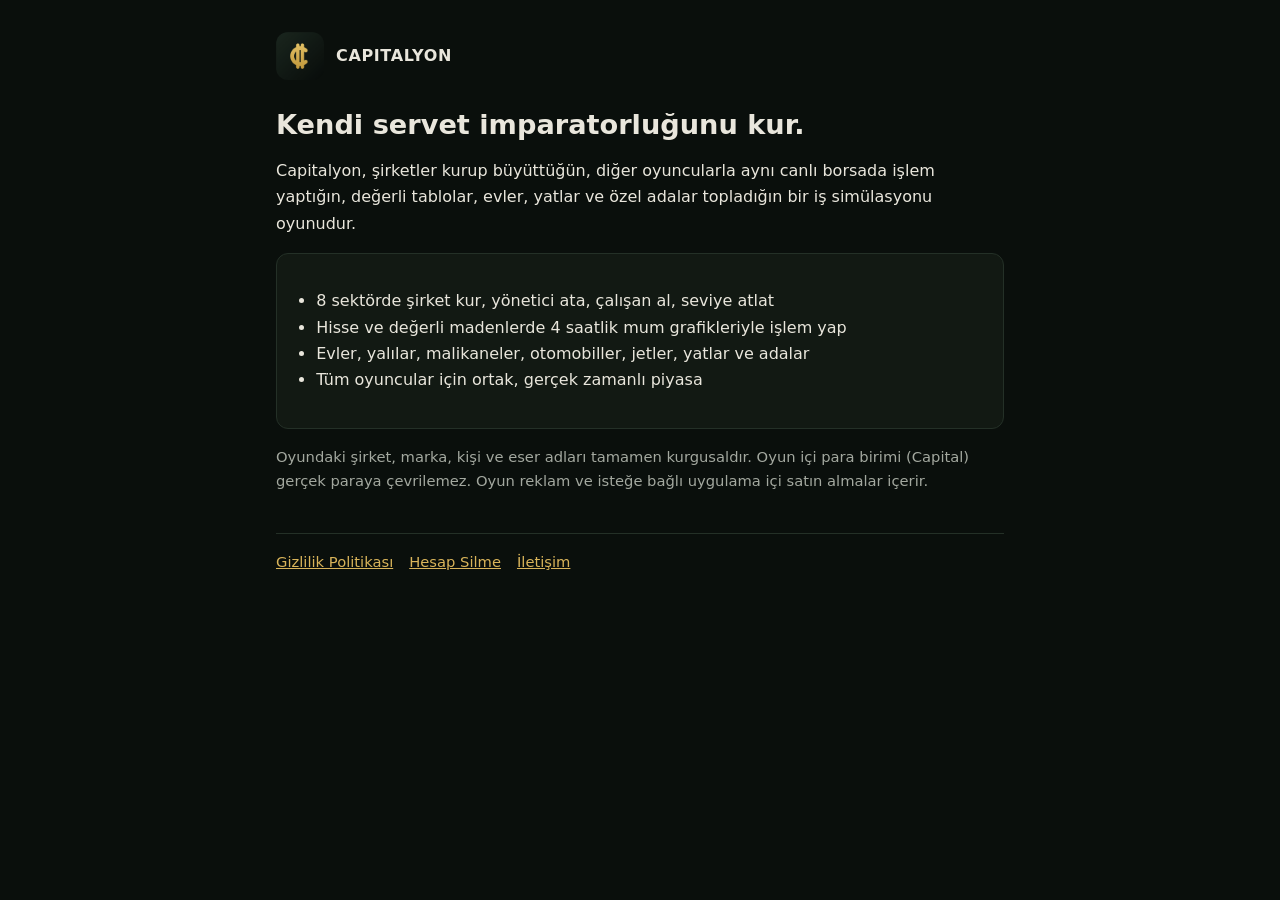
<file: index.html>
<!doctype html>
<html lang="tr">
<head>
<meta charset="utf-8">
<meta name="viewport" content="width=device-width, initial-scale=1">
<title>Capitalyon</title>
<meta name="description" content="Capitalyon: şirketler kur, borsada işlem yap, servetini büyüt.">
<link rel="icon" href="simge.png">
<link rel="stylesheet" href="stil.css">
</head>
<body>
<div class="wrap">
  <header><img src="simge.png" alt=""><a href="./">CAPITALYON</a></header>
  <h1>Kendi servet imparatorluğunu kur.</h1>
  <p>Capitalyon, şirketler kurup büyüttüğün, diğer oyuncularla aynı canlı borsada işlem yaptığın, değerli tablolar, evler, yatlar ve özel adalar topladığın bir iş simülasyonu oyunudur.</p>
  <div class="card">
    <ul>
      <li>8 sektörde şirket kur, yönetici ata, çalışan al, seviye atlat</li>
      <li>Hisse ve değerli madenlerde 4 saatlik mum grafikleriyle işlem yap</li>
      <li>Evler, yalılar, malikaneler, otomobiller, jetler, yatlar ve adalar</li>
      <li>Tüm oyuncular için ortak, gerçek zamanlı piyasa</li>
    </ul>
  </div>
  <p class="muted">Oyundaki şirket, marka, kişi ve eser adları tamamen kurgusaldır. Oyun içi para birimi (Capital) gerçek paraya çevrilemez. Oyun reklam ve isteğe bağlı uygulama içi satın almalar içerir.</p>
  <nav>
    <a href="gizlilik.html">Gizlilik Politikası</a>
    <a href="hesap-silme.html">Hesap Silme</a>
    <a href="mailto:capitalyon.sup@outlook.com">İletişim</a>
  </nav>
</div>
</body>
</html>
</file>
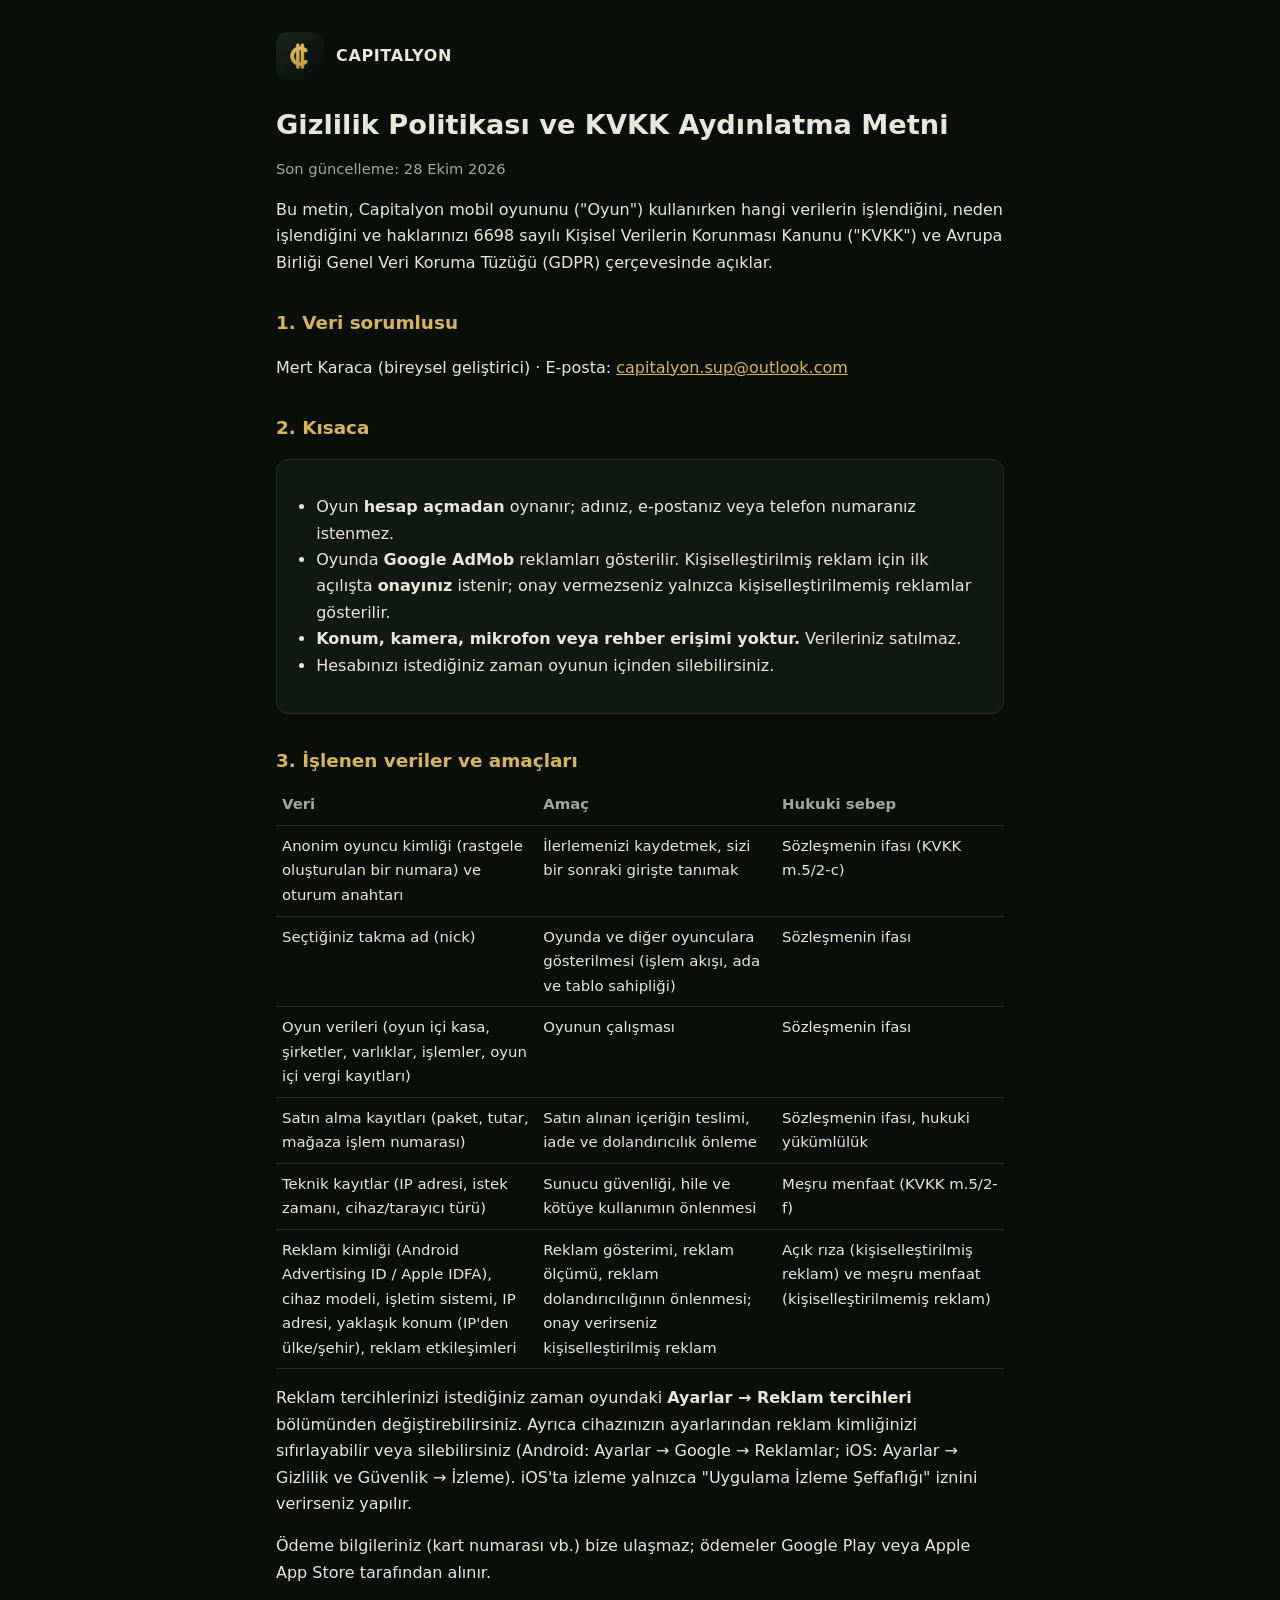
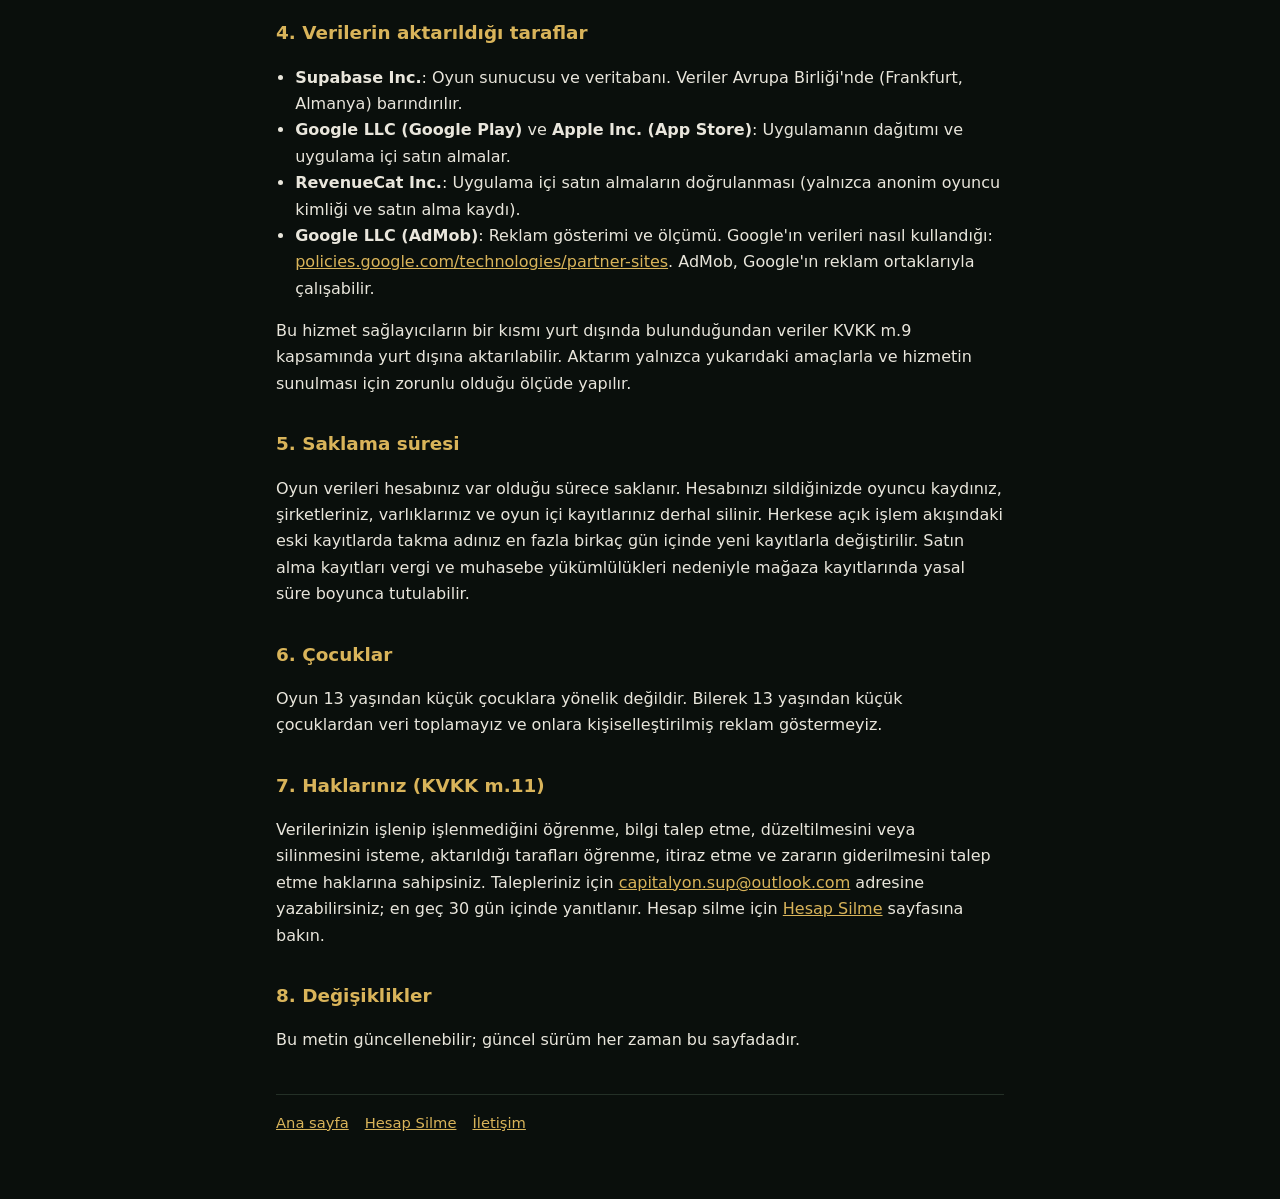
<file: gizlilik.html>
<!doctype html>
<html lang="tr">
<head>
<meta charset="utf-8">
<meta name="viewport" content="width=device-width, initial-scale=1">
<title>Gizlilik Politikası · Capitalyon</title>
<link rel="icon" href="simge.png">
<link rel="stylesheet" href="stil.css">
</head>
<body>
<div class="wrap">
  <header><img src="simge.png" alt=""><a href="./">CAPITALYON</a></header>
  <h1>Gizlilik Politikası ve KVKK Aydınlatma Metni</h1>
  <p class="muted">Son güncelleme: 28 Ekim 2026</p>

  <p>Bu metin, Capitalyon mobil oyununu ("Oyun") kullanırken hangi verilerin işlendiğini, neden işlendiğini ve haklarınızı 6698 sayılı Kişisel Verilerin Korunması Kanunu ("KVKK") ve Avrupa Birliği Genel Veri Koruma Tüzüğü (GDPR) çerçevesinde açıklar.</p>

  <h2>1. Veri sorumlusu</h2>
  <p>Mert Karaca (bireysel geliştirici) · E-posta: <a href="mailto:capitalyon.sup@outlook.com">capitalyon.sup@outlook.com</a></p>

  <h2>2. Kısaca</h2>
  <div class="card">
    <ul>
      <li>Oyun <b>hesap açmadan</b> oynanır; adınız, e-postanız veya telefon numaranız istenmez.</li>
      <li>Oyunda <b>Google AdMob</b> reklamları gösterilir. Kişiselleştirilmiş reklam için ilk açılışta <b>onayınız</b> istenir; onay vermezseniz yalnızca kişiselleştirilmemiş reklamlar gösterilir.</li>
      <li><b>Konum, kamera, mikrofon veya rehber erişimi yoktur.</b> Verileriniz satılmaz.</li>
      <li>Hesabınızı istediğiniz zaman oyunun içinden silebilirsiniz.</li>
    </ul>
  </div>

  <h2>3. İşlenen veriler ve amaçları</h2>
  <table>
    <tr><th>Veri</th><th>Amaç</th><th>Hukuki sebep</th></tr>
    <tr><td>Anonim oyuncu kimliği (rastgele oluşturulan bir numara) ve oturum anahtarı</td><td>İlerlemenizi kaydetmek, sizi bir sonraki girişte tanımak</td><td>Sözleşmenin ifası (KVKK m.5/2-c)</td></tr>
    <tr><td>Seçtiğiniz takma ad (nick)</td><td>Oyunda ve diğer oyunculara gösterilmesi (işlem akışı, ada ve tablo sahipliği)</td><td>Sözleşmenin ifası</td></tr>
    <tr><td>Oyun verileri (oyun içi kasa, şirketler, varlıklar, işlemler, oyun içi vergi kayıtları)</td><td>Oyunun çalışması</td><td>Sözleşmenin ifası</td></tr>
    <tr><td>Satın alma kayıtları (paket, tutar, mağaza işlem numarası)</td><td>Satın alınan içeriğin teslimi, iade ve dolandırıcılık önleme</td><td>Sözleşmenin ifası, hukuki yükümlülük</td></tr>
    <tr><td>Teknik kayıtlar (IP adresi, istek zamanı, cihaz/tarayıcı türü)</td><td>Sunucu güvenliği, hile ve kötüye kullanımın önlenmesi</td><td>Meşru menfaat (KVKK m.5/2-f)</td></tr>
    <tr><td>Reklam kimliği (Android Advertising ID / Apple IDFA), cihaz modeli, işletim sistemi, IP adresi, yaklaşık konum (IP'den ülke/şehir), reklam etkileşimleri</td><td>Reklam gösterimi, reklam ölçümü, reklam dolandırıcılığının önlenmesi; onay verirseniz kişiselleştirilmiş reklam</td><td>Açık rıza (kişiselleştirilmiş reklam) ve meşru menfaat (kişiselleştirilmemiş reklam)</td></tr>
  </table>
  <p>Reklam tercihlerinizi istediğiniz zaman oyundaki <b>Ayarlar → Reklam tercihleri</b> bölümünden değiştirebilirsiniz. Ayrıca cihazınızın ayarlarından reklam kimliğinizi sıfırlayabilir veya silebilirsiniz (Android: Ayarlar → Google → Reklamlar; iOS: Ayarlar → Gizlilik ve Güvenlik → İzleme). iOS'ta izleme yalnızca "Uygulama İzleme Şeffaflığı" iznini verirseniz yapılır.</p>
  <p>Ödeme bilgileriniz (kart numarası vb.) bize ulaşmaz; ödemeler Google Play veya Apple App Store tarafından alınır.</p>

  <h2>4. Verilerin aktarıldığı taraflar</h2>
  <ul>
    <li><b>Supabase Inc.</b>: Oyun sunucusu ve veritabanı. Veriler Avrupa Birliği'nde (Frankfurt, Almanya) barındırılır.</li>
    <li><b>Google LLC (Google Play)</b> ve <b>Apple Inc. (App Store)</b>: Uygulamanın dağıtımı ve uygulama içi satın almalar.</li>
    <li><b>RevenueCat Inc.</b>: Uygulama içi satın almaların doğrulanması (yalnızca anonim oyuncu kimliği ve satın alma kaydı).</li>
    <li><b>Google LLC (AdMob)</b>: Reklam gösterimi ve ölçümü. Google'ın verileri nasıl kullandığı: <a href="https://policies.google.com/technologies/partner-sites?hl=tr">policies.google.com/technologies/partner-sites</a>. AdMob, Google'ın reklam ortaklarıyla çalışabilir.</li>
  </ul>
  <p>Bu hizmet sağlayıcıların bir kısmı yurt dışında bulunduğundan veriler KVKK m.9 kapsamında yurt dışına aktarılabilir. Aktarım yalnızca yukarıdaki amaçlarla ve hizmetin sunulması için zorunlu olduğu ölçüde yapılır.</p>

  <h2>5. Saklama süresi</h2>
  <p>Oyun verileri hesabınız var olduğu sürece saklanır. Hesabınızı sildiğinizde oyuncu kaydınız, şirketleriniz, varlıklarınız ve oyun içi kayıtlarınız derhal silinir. Herkese açık işlem akışındaki eski kayıtlarda takma adınız en fazla birkaç gün içinde yeni kayıtlarla değiştirilir. Satın alma kayıtları vergi ve muhasebe yükümlülükleri nedeniyle mağaza kayıtlarında yasal süre boyunca tutulabilir.</p>

  <h2>6. Çocuklar</h2>
  <p>Oyun 13 yaşından küçük çocuklara yönelik değildir. Bilerek 13 yaşından küçük çocuklardan veri toplamayız ve onlara kişiselleştirilmiş reklam göstermeyiz.</p>

  <h2>7. Haklarınız (KVKK m.11)</h2>
  <p>Verilerinizin işlenip işlenmediğini öğrenme, bilgi talep etme, düzeltilmesini veya silinmesini isteme, aktarıldığı tarafları öğrenme, itiraz etme ve zararın giderilmesini talep etme haklarına sahipsiniz. Talepleriniz için <a href="mailto:capitalyon.sup@outlook.com">capitalyon.sup@outlook.com</a> adresine yazabilirsiniz; en geç 30 gün içinde yanıtlanır. Hesap silme için <a href="hesap-silme.html">Hesap Silme</a> sayfasına bakın.</p>

  <h2>8. Değişiklikler</h2>
  <p>Bu metin güncellenebilir; güncel sürüm her zaman bu sayfadadır.</p>

  <nav><a href="./">Ana sayfa</a><a href="hesap-silme.html">Hesap Silme</a><a href="mailto:capitalyon.sup@outlook.com">İletişim</a></nav>
</div>
</body>
</html>
</file>
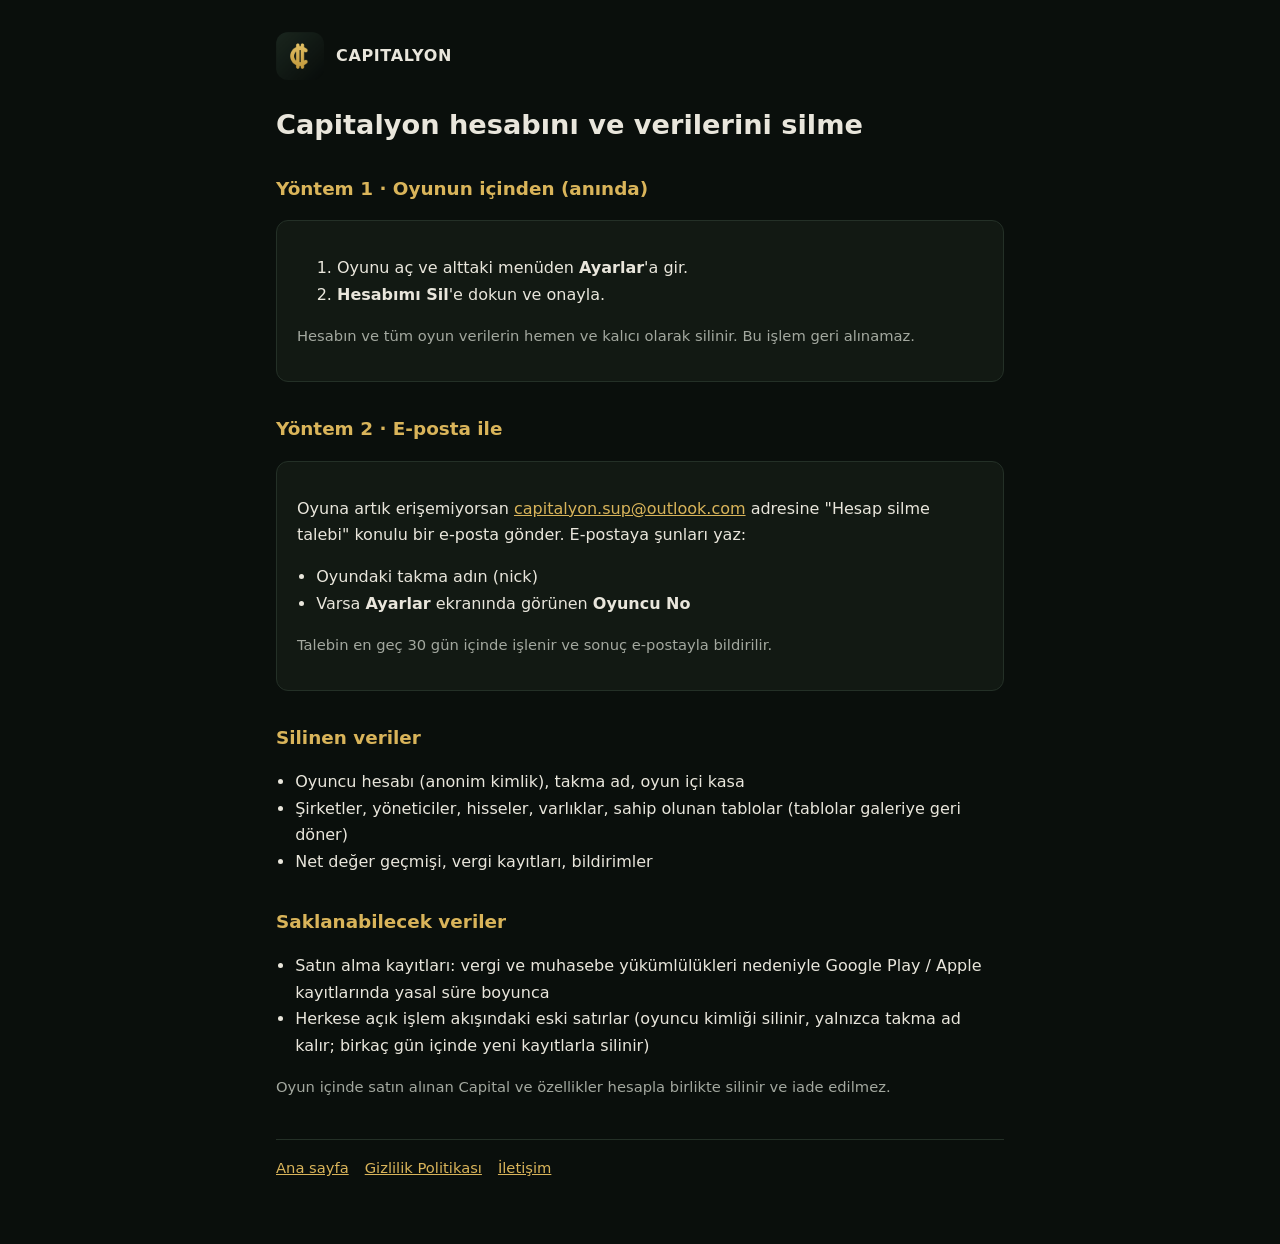
<file: hesap-silme.html>
<!doctype html>
<html lang="tr">
<head>
<meta charset="utf-8">
<meta name="viewport" content="width=device-width, initial-scale=1">
<title>Hesap Silme · Capitalyon</title>
<link rel="icon" href="simge.png">
<link rel="stylesheet" href="stil.css">
</head>
<body>
<div class="wrap">
  <header><img src="simge.png" alt=""><a href="./">CAPITALYON</a></header>
  <h1>Capitalyon hesabını ve verilerini silme</h1>

  <h2>Yöntem 1 · Oyunun içinden (anında)</h2>
  <div class="card">
    <ol>
      <li>Oyunu aç ve alttaki menüden <b>Ayarlar</b>'a gir.</li>
      <li><b>Hesabımı Sil</b>'e dokun ve onayla.</li>
    </ol>
    <p class="muted">Hesabın ve tüm oyun verilerin hemen ve kalıcı olarak silinir. Bu işlem geri alınamaz.</p>
  </div>

  <h2>Yöntem 2 · E-posta ile</h2>
  <div class="card">
    <p>Oyuna artık erişemiyorsan <a href="mailto:capitalyon.sup@outlook.com?subject=Hesap%20silme%20talebi">capitalyon.sup@outlook.com</a> adresine "Hesap silme talebi" konulu bir e-posta gönder. E-postaya şunları yaz:</p>
    <ul>
      <li>Oyundaki takma adın (nick)</li>
      <li>Varsa <b>Ayarlar</b> ekranında görünen <b>Oyuncu No</b></li>
    </ul>
    <p class="muted">Talebin en geç 30 gün içinde işlenir ve sonuç e-postayla bildirilir.</p>
  </div>

  <h2>Silinen veriler</h2>
  <ul>
    <li>Oyuncu hesabı (anonim kimlik), takma ad, oyun içi kasa</li>
    <li>Şirketler, yöneticiler, hisseler, varlıklar, sahip olunan tablolar (tablolar galeriye geri döner)</li>
    <li>Net değer geçmişi, vergi kayıtları, bildirimler</li>
  </ul>
  <h2>Saklanabilecek veriler</h2>
  <ul>
    <li>Satın alma kayıtları: vergi ve muhasebe yükümlülükleri nedeniyle Google Play / Apple kayıtlarında yasal süre boyunca</li>
    <li>Herkese açık işlem akışındaki eski satırlar (oyuncu kimliği silinir, yalnızca takma ad kalır; birkaç gün içinde yeni kayıtlarla silinir)</li>
  </ul>
  <p class="muted">Oyun içinde satın alınan Capital ve özellikler hesapla birlikte silinir ve iade edilmez.</p>

  <nav><a href="./">Ana sayfa</a><a href="gizlilik.html">Gizlilik Politikası</a><a href="mailto:capitalyon.sup@outlook.com">İletişim</a></nav>
</div>
</body>
</html>
</file>
<file: stil.css>
:root{--bg:#0A0F0C;--surface:#121913;--ink:#E9E6DC;--muted:#A3A89F;--line:#243027;--gold:#D9B45A;}
*{box-sizing:border-box}
body{margin:0;background:var(--bg);color:var(--ink);font:16px/1.65 system-ui,-apple-system,"Segoe UI",Roboto,sans-serif}
.wrap{max-width:760px;margin:0 auto;padding:32px 16px 64px}
header{display:flex;align-items:center;gap:12px;margin-bottom:28px}
header img{width:48px;height:48px;border-radius:12px}
header a{color:var(--ink);text-decoration:none;font-weight:700;letter-spacing:.04em}
h1{font-size:1.7rem;line-height:1.25;margin:0 0 8px;text-wrap:balance}
h2{font-size:1.15rem;margin:32px 0 8px;color:var(--gold)}
p,li{color:var(--ink)}
.muted{color:var(--muted);font-size:.92rem}
a{color:var(--gold)}
ul{padding-left:1.2rem}
.card{background:var(--surface);border:1px solid var(--line);border-radius:12px;padding:18px 20px;margin:16px 0}
table{width:100%;border-collapse:collapse;font-size:.93rem}
th,td{text-align:left;padding:8px 6px;border-bottom:1px solid var(--line);vertical-align:top}
th{color:var(--muted);font-weight:600}
nav{display:flex;flex-wrap:wrap;gap:16px;margin-top:40px;padding-top:16px;border-top:1px solid var(--line);font-size:.92rem}
</file>
